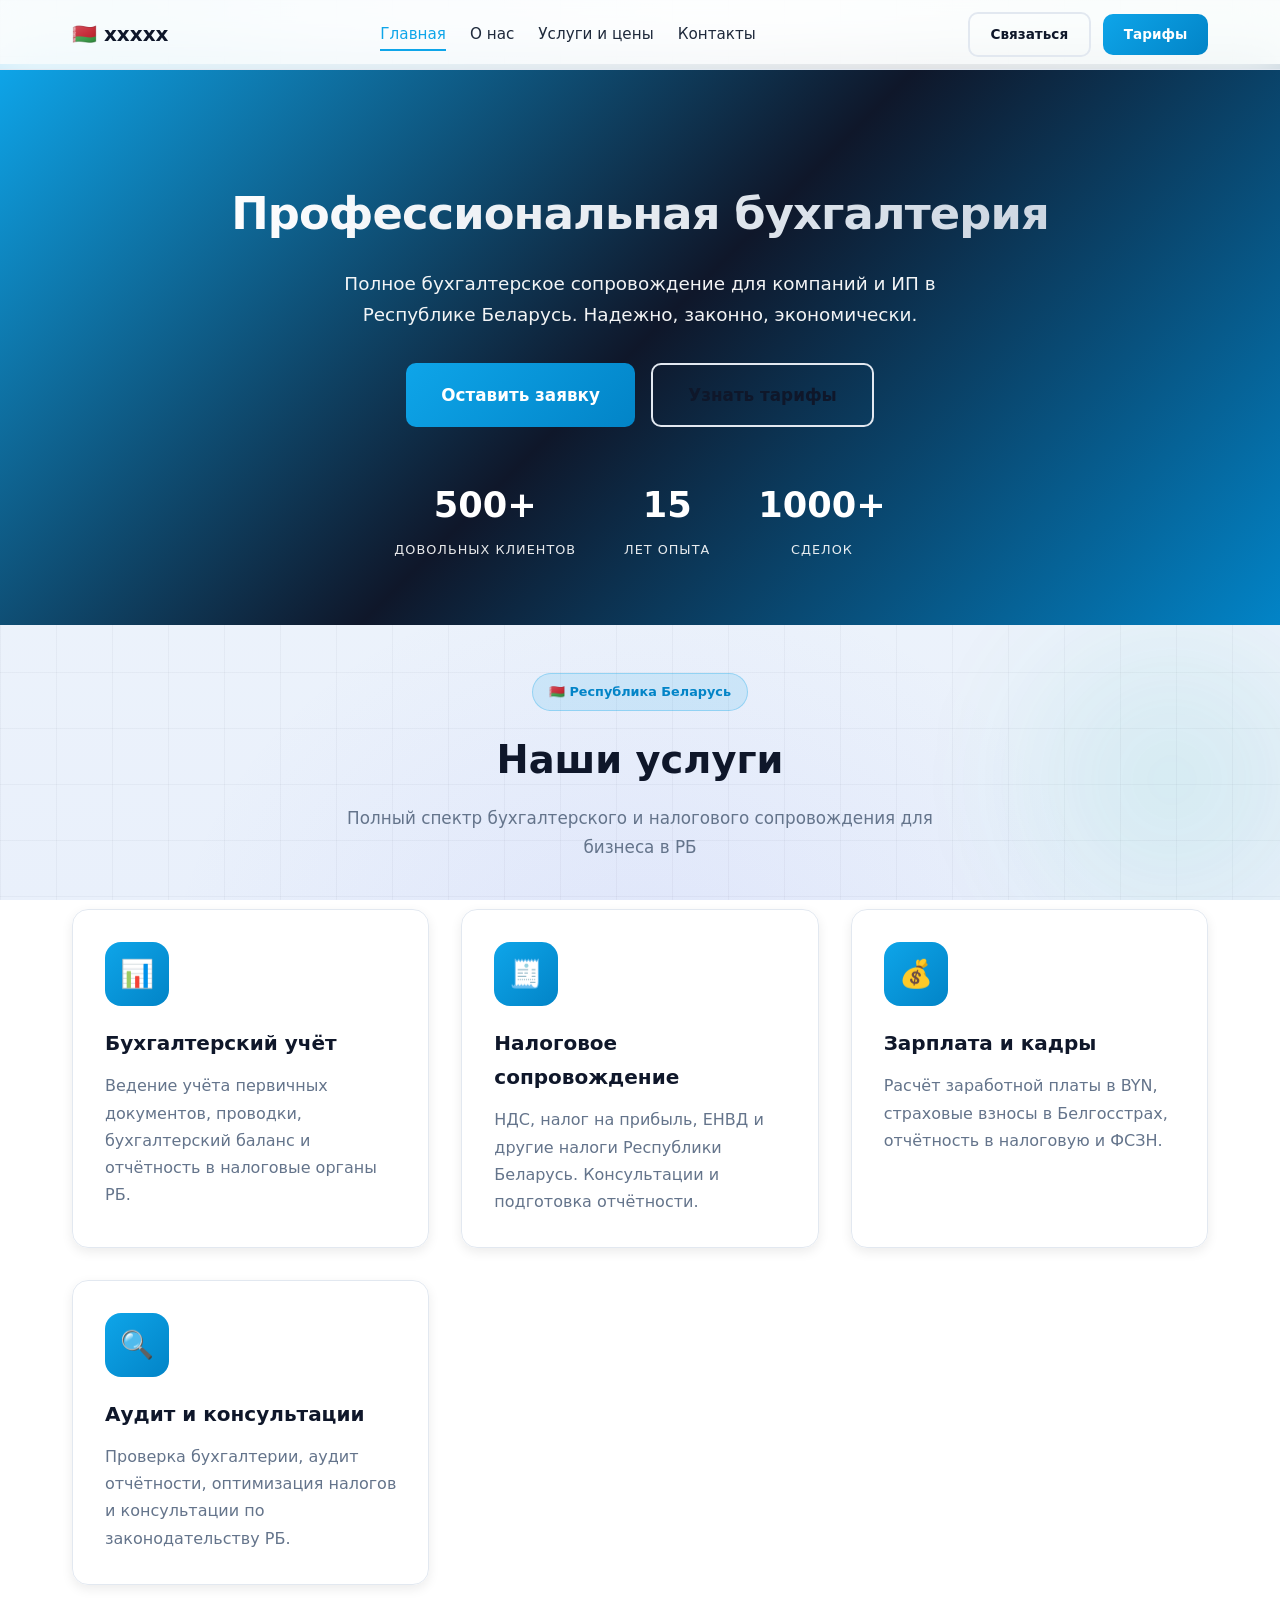
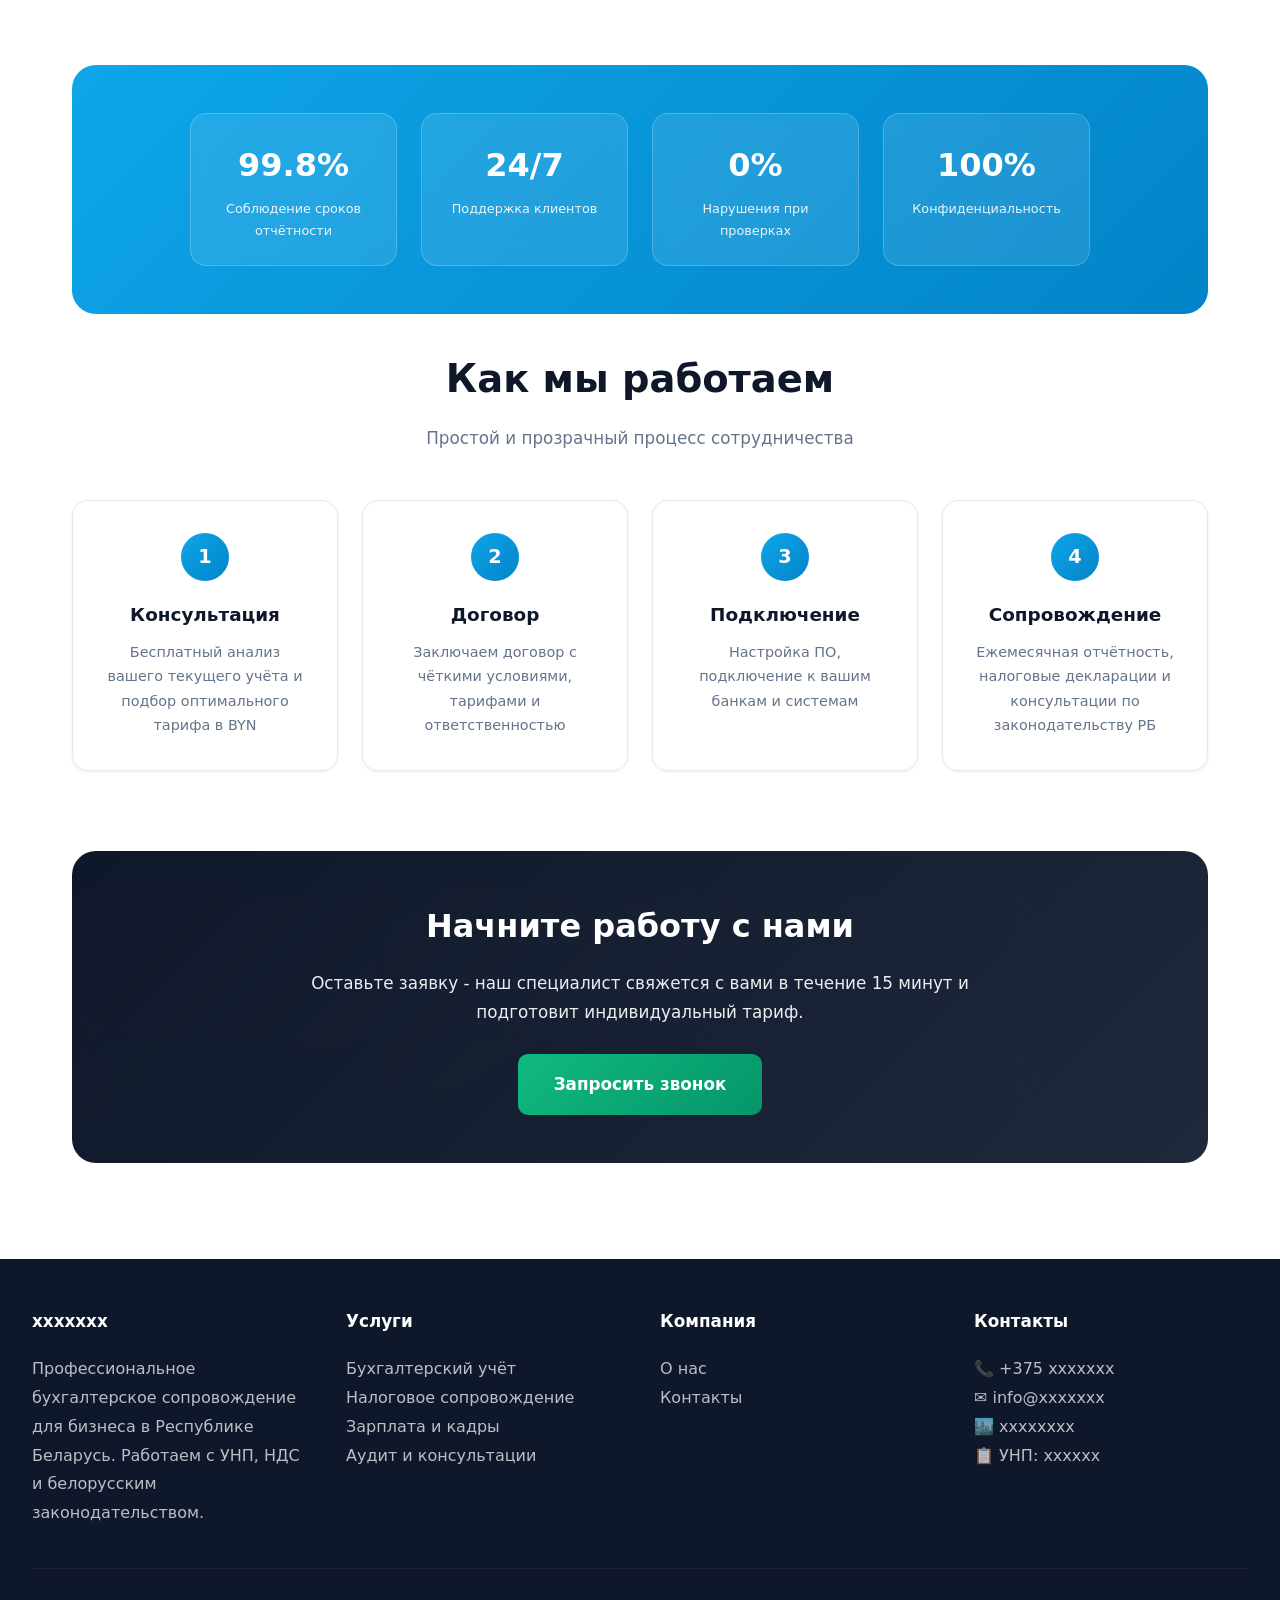
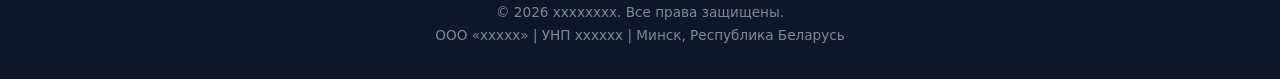
<file: index.html>
<!DOCTYPE html>
<html lang="ru">
<head>
    <meta charset="UTF-8">
    <meta name="viewport" content="width=device-width, initial-scale=1.0">
    <title>xxxxxx | Профессиональное бухгалтерское сопровождение</title>
    <meta name="description" content="Профессиональная бухгалтерия для бизнеса в Республике Беларусь. Бухгалтерский учёт, налоговое сопровождение, зарплата и кадры, аудит. Услуги для компаний и ИП.">
    <link rel="stylesheet" href="style.css">
    <script src="config.js" defer></script>
    <script src="app.js" defer></script>
</head>
<body>
    <div class="blob-wrap">
        <div class="blob blob-1"></div>
        <div class="blob blob-2"></div>
    </div>

    <div class="preloader" id="preloader">
        <div class="loader-ring"></div>
        <div class="loader-text">Загрузка…</div>
    </div>

    <div class="toast-container" id="toastContainer"></div>

    <nav class="navbar" id="navbar">
        <div class="nav-inner">
            <a href="index.html" class="nav-brand">🇧🇾 xxxxx</a>
            <ul class="nav-links" id="navLinks">
                <li><a href="index.html">Главная</a></li>
                <li><a href="about.html">О нас</a></li>
                <li><a href="services.html">Услуги и цены</a></li>
                <li><a href="contact.html">Контакты</a></li>
            </ul>
            <div class="nav-cta">
                <a href="contact.html" class="btn btn-outline-light btn-sm">Связаться</a>
                <a href="services.html" class="btn btn-primary btn-sm">Тарифы</a>
            </div>
            <button class="menu-toggle" id="menuToggle" aria-label="Меню">☰</button>
        </div>
    </nav>

    <header>
        <div class="header-wrap">
            <h1>Профессиональная бухгалтерия</h1>
            <p>Полное бухгалтерское сопровождение для компаний и ИП в Республике Беларусь. Надежно, законно, экономически.</p>
            <div class="header-actions">
                <a href="contact.html" class="btn btn-primary btn-lg">Оставить заявку</a>
                <a href="services.html" class="btn btn-outline-light btn-lg">Узнать тарифы</a>
            </div>
            <div class="header-stats">
                <div class="stat-item">
                    <div class="stat-number">500+</div>
                    <div class="stat-label">Довольных клиентов</div>
                </div>
                <div class="stat-item">
                    <div class="stat-number">15</div>
                    <div class="stat-label">Лет опыта</div>
                </div>
                <div class="stat-item">
                    <div class="stat-number">1000+</div>
                    <div class="stat-label">Сделок</div>
                </div>
            </div>
        </div>
    </header>

    <main>
        <section class="section reveal">
            <div class="section-header">
                <span class="badge">🇧🇾 Республика Беларусь</span>
                <h2>Наши услуги</h2>
                <p>Полный спектр бухгалтерского и налогового сопровождения для бизнеса в РБ</p>
            </div>

            <div class="services-grid">
                <div class="service-card reveal">
                    <div class="service-icon">📊</div>
                    <h3>Бухгалтерский учёт</h3>
                    <p>Ведение учёта первичных документов, проводки, бухгалтерский баланс и отчётность в налоговые органы РБ.</p>
                </div>
                <div class="service-card reveal">
                    <div class="service-icon">🧾</div>
                    <h3>Налоговое сопровождение</h3>
                    <p>НДС, налог на прибыль, ЕНВД и другие налоги Республики Беларусь. Консультации и подготовка отчётности.</p>
                </div>
                <div class="service-card reveal">
                    <div class="service-icon">💰</div>
                    <h3>Зарплата и кадры</h3>
                    <p>Расчёт заработной платы в BYN, страховые взносы в Белгосстрах, отчётность в налоговую и ФСЗН.</p>
                </div>
                <div class="service-card reveal">
                    <div class="service-icon">🔍</div>
                    <h3>Аудит и консультации</h3>
                    <p>Проверка бухгалтерии, аудит отчётности, оптимизация налогов и консультации по законодательству РБ.</p>
                </div>
            </div>
        </section>

        <section class="stats-section reveal">
            <div class="stats-grid">
                <div class="stat-box">
                    <h3>99.8%</h3>
                    <p>Соблюдение сроков отчётности</p>
                </div>
                <div class="stat-box">
                    <h3>24/7</h3>
                    <p>Поддержка клиентов</p>
                </div>
                <div class="stat-box">
                    <h3>0%</h3>
                    <p>Нарушения при проверках</p>
                </div>
                <div class="stat-box">
                    <h3>100%</h3>
                    <p>Конфиденциальность</p>
                </div>
            </div>
        </section>

        <section class="section reveal">
            <div class="section-header">
                <h2>Как мы работаем</h2>
                <p>Простой и прозрачный процесс сотрудничества</p>
            </div>

            <div class="steps-grid">
                <div class="step-card reveal">
                    <div class="step-number">1</div>
                    <h3>Консультация</h3>
                    <p>Бесплатный анализ вашего текущего учёта и подбор оптимального тарифа в BYN</p>
                </div>
                <div class="step-card reveal">
                    <div class="step-number">2</div>
                    <h3>Договор</h3>
                    <p>Заключаем договор с чёткими условиями, тарифами и ответственностью</p>
                </div>
                <div class="step-card reveal">
                    <div class="step-number">3</div>
                    <h3>Подключение</h3>
                    <p>Настройка ПО, подключение к вашим банкам и системам</p>
                </div>
                <div class="step-card reveal">
                    <div class="step-number">4</div>
                    <h3>Сопровождение</h3>
                    <p>Ежемесячная отчётность, налоговые декларации и консультации по законодательству РБ</p>
                </div>
            </div>
        </section>

        <section class="cta-section reveal">
            <div class="cta-card">
                <div class="cta-wrap">
                    <h2>Начните работу с нами</h2>
                    <p>Оставьте заявку - наш специалист свяжется с вами в течение 15 минут и подготовит индивидуальный тариф.</p>
                    <a href="contact.html" class="btn btn-accent btn-lg">Запросить звонок</a>
                </div>
            </div>
        </section>
    </main>

    <footer>
        <div class="footer-grid">
            <div class="footer-col">
                <h4>xxxxxxx</h4>
                <p>Профессиональное бухгалтерское сопровождение для бизнеса в Республике Беларусь. Работаем с УНП, НДС и белорусским законодательством.</p>
            </div>
            <div class="footer-col">
                <h4>Услуги</h4>
                <ul>
                    <li><a href="services.html">Бухгалтерский учёт</a></li>
                    <li><a href="services.html">Налоговое сопровождение</a></li>
                    <li><a href="services.html">Зарплата и кадры</a></li>
                    <li><a href="services.html">Аудит и консультации</a></li>
                </ul>
            </div>
            <div class="footer-col">
                <h4>Компания</h4>
                <ul>
                    <li><a href="about.html">О нас</a></li>
                    <li><a href="contact.html">Контакты</a></li>
                </ul>
            </div>
            <div class="footer-col">
                <h4>Контакты</h4>
                <ul>
                    <li>📞 <a href="tel:+375xxxxxxxx">+375 xxxxxxx</a></li>
                    <li>✉️ <a href="mailto:info@xxxxxx">info@xxxxxxx</a></li>
                    <li>🏙️ xxxxxxxx</li>
                    <li>📋 УНП: xxxxxx</li>
                </ul>
            </div>
        </div>
        <div class="footer-divider">
            © 2026 xxxxxxxx. Все права защищены.<br>
            ООО «xxxxx» | УНП xxxxxx | Минск, Республика Беларусь
        </div>
    </footer>

    <a href="#" class="back-to-top" id="backToTop">↑</a>
</body>
</html>
</file>
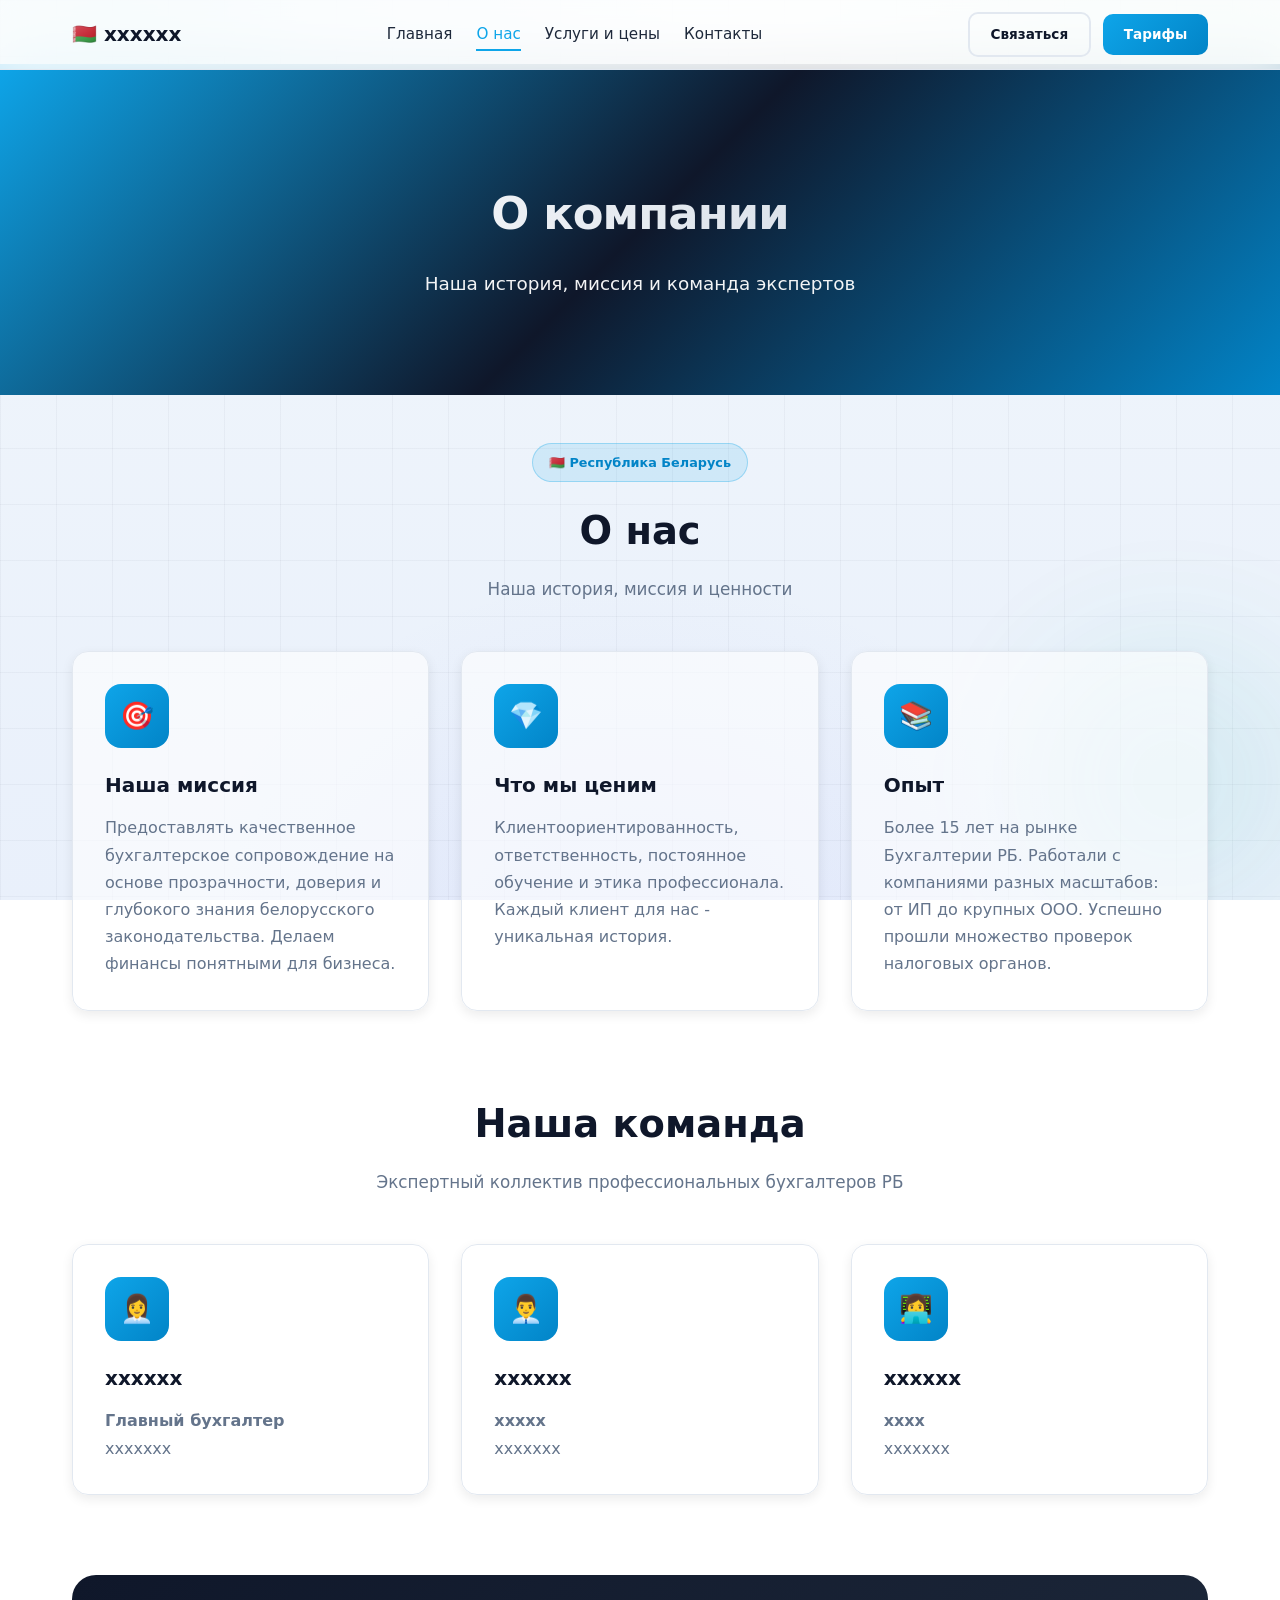
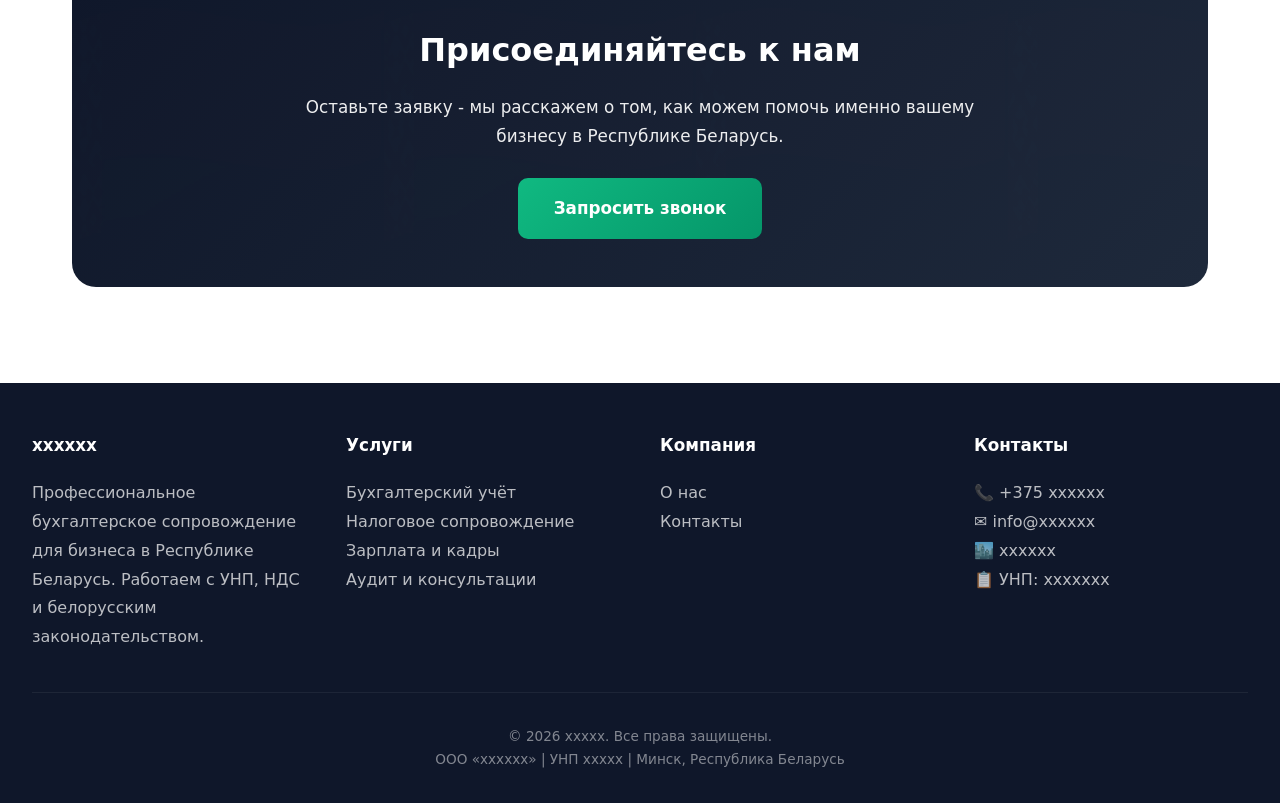
<file: about.html>
<!DOCTYPE html>
<html lang="ru">
<head>
    <meta charset="UTF-8">
    <meta name="viewport" content="width=device-width, initial-scale=1.0">
    <title>О нас | xxxxxx</title>
    <meta name="description" content="О компании xxxxxx. Наша история, миссия, команда и ценности. Профессиональное бухгалтерское сопровождение в РБ.">
    <link rel="stylesheet" href="style.css">
    <script src="config.js" defer></script>
    <script src="app.js" defer></script>
</head>
<body>
    <div class="blob-wrap">
        <div class="blob blob-1"></div>
        <div class="blob blob-2"></div>
    </div>

    <div class="preloader" id="preloader">
        <div class="loader-ring"></div>
        <div class="loader-text">Загрузка…</div>
    </div>

    <div class="toast-container" id="toastContainer"></div>

    <nav class="navbar" id="navbar">
        <div class="nav-inner">
            <a href="index.html" class="nav-brand">🇧🇾 xxxxxx</a>
            <ul class="nav-links" id="navLinks">
                <li><a href="index.html">Главная</a></li>
                <li><a href="about.html">О нас</a></li>
                <li><a href="services.html">Услуги и цены</a></li>
                <li><a href="contact.html">Контакты</a></li>
            </ul>
            <div class="nav-cta">
                <a href="contact.html" class="btn btn-outline-light btn-sm">Связаться</a>
                <a href="services.html" class="btn btn-primary btn-sm">Тарифы</a>
            </div>
            <button class="menu-toggle" id="menuToggle" aria-label="Меню">☰</button>
        </div>
    </nav>

    <header>
        <div class="header-wrap">
            <h1>О компании</h1>
            <p>Наша история, миссия и команда экспертов</p>
        </div>
    </header>

    <main>
        <section class="section reveal">
            <div class="section-header">
                <span class="badge">🇧🇾 Республика Беларусь</span>
                <h2>О нас</h2>
                <p>Наша история, миссия и ценности</p>
            </div>

            <div class="services-grid">
                <div class="service-card reveal">
                    <div class="service-icon">🎯</div>
                    <h3>Наша миссия</h3>
                    <p>Предоставлять качественное бухгалтерское сопровождение на основе прозрачности, доверия и глубокого знания белорусского законодательства. Делаем финансы понятными для бизнеса.</p>
                </div>
                <div class="service-card reveal">
                    <div class="service-icon">💎</div>
                    <h3>Что мы ценим</h3>
                    <p>Клиентоориентированность, ответственность, постоянное обучение и этика профессионала. Каждый клиент для нас - уникальная история.</p>
                </div>
                <div class="service-card reveal">
                    <div class="service-icon">📚</div>
                    <h3>Опыт</h3>
                    <p>Более 15 лет на рынке Бухгалтерии РБ. Работали с компаниями разных масштабов: от ИП до крупных ООО. Успешно прошли множество проверок налоговых органов.</p>
                </div>
            </div>
        </section>

        <section class="section reveal">
            <div class="section-header">
                <h2>Наша команда</h2>
                <p>Экспертный коллектив профессиональных бухгалтеров РБ</p>
            </div>

            <div class="services-grid">
                <div class="service-card reveal">
                    <div class="service-icon">👩‍💼</div>
                    <h3>xxxxxx</h3>
                    <p><strong>Главный бухгалтер</strong><br>xxxxxxx</p>
                </div>
                <div class="service-card reveal">
                    <div class="service-icon">👨‍💼</div>
                    <h3>xxxxxx</h3>
                    <p><strong>xxxxx</strong><br>xxxxxxx</p>
                </div>
                <div class="service-card reveal">
                    <div class="service-icon">👩‍💻</div>
                    <h3>xxxxxx</h3>
                    <p><strong>xxxx</strong><br>xxxxxxx</p>
                </div>
            </div>
        </section>

        <section class="cta-section reveal">
            <div class="cta-card">
                <div class="cta-wrap">
                    <h2>Присоединяйтесь к нам</h2>
                    <p>Оставьте заявку - мы расскажем о том, как можем помочь именно вашему бизнесу в Республике Беларусь.</p>
                    <a href="contact.html" class="btn btn-accent btn-lg">Запросить звонок</a>
                </div>
            </div>
        </section>
    </main>

    <footer>
        <div class="footer-grid">
            <div class="footer-col">
                <h4>xxxxxx</h4>
                <p>Профессиональное бухгалтерское сопровождение для бизнеса в Республике Беларусь. Работаем с УНП, НДС и белорусским законодательством.</p>
            </div>
            <div class="footer-col">
                <h4>Услуги</h4>
                <ul>
                    <li><a href="services.html">Бухгалтерский учёт</a></li>
                    <li><a href="services.html">Налоговое сопровождение</a></li>
                    <li><a href="services.html">Зарплата и кадры</a></li>
                    <li><a href="services.html">Аудит и консультации</a></li>
                </ul>
            </div>
            <div class="footer-col">
                <h4>Компания</h4>
                <ul>
                    <li><a href="about.html">О нас</a></li>
                    <li><a href="contact.html">Контакты</a></li>
                </ul>
            </div>
            <div class="footer-col">
                <h4>Контакты</h4>
                <ul>
                    <li>📞 <a href="tel:+375xxxxxxx">+375 xxxxxx</a></li>
                    <li>✉️ <a href="mailto:info@xxxxxx">info@xxxxxx</a></li>
                    <li>🏙️ xxxxxx</li>
                    <li>📋 УНП: xxxxxxx</li>
                </ul>
            </div>
        </div>
        <div class="footer-divider">
            © 2026 xxxxx. Все права защищены.<br>
            ООО «xxxxxx» | УНП xxxxx | Минск, Республика Беларусь
        </div>
    </footer>

    <a href="#" class="back-to-top" id="backToTop">↑</a>
</body>
</html>
</file>
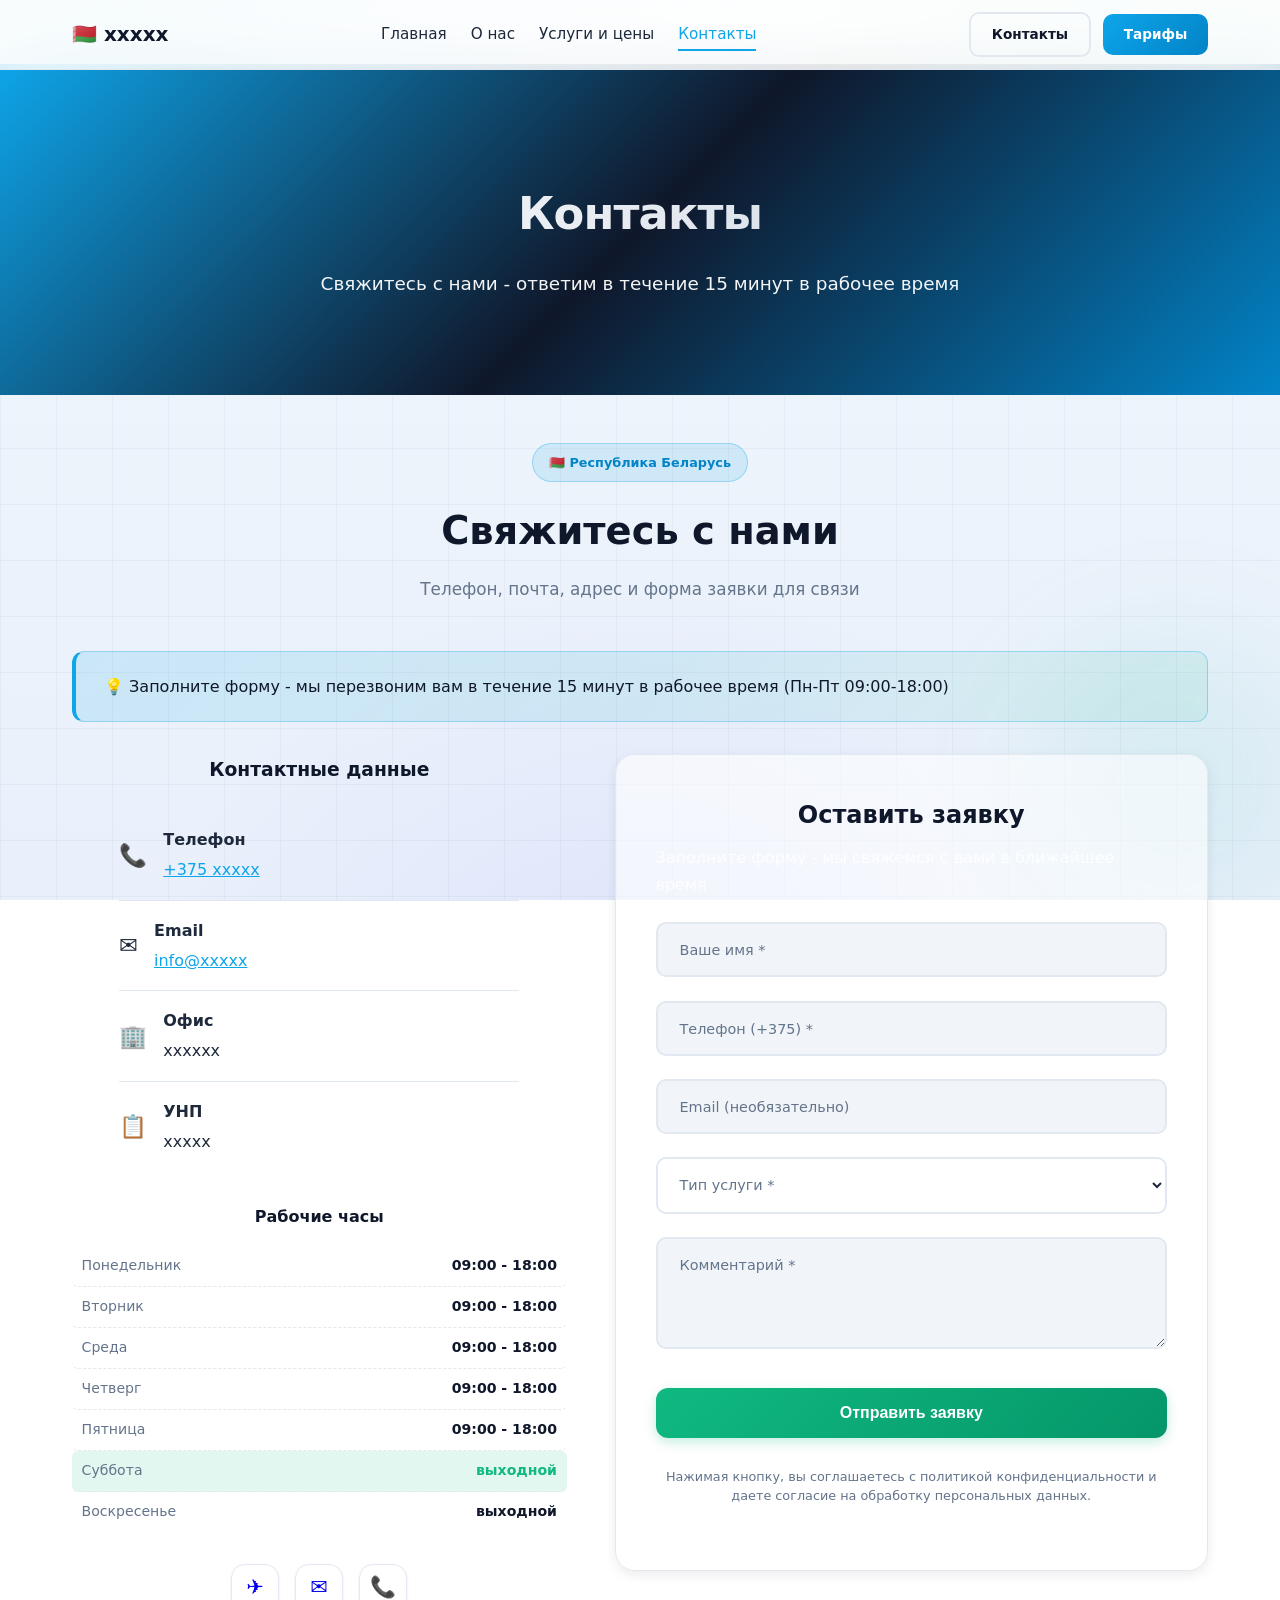
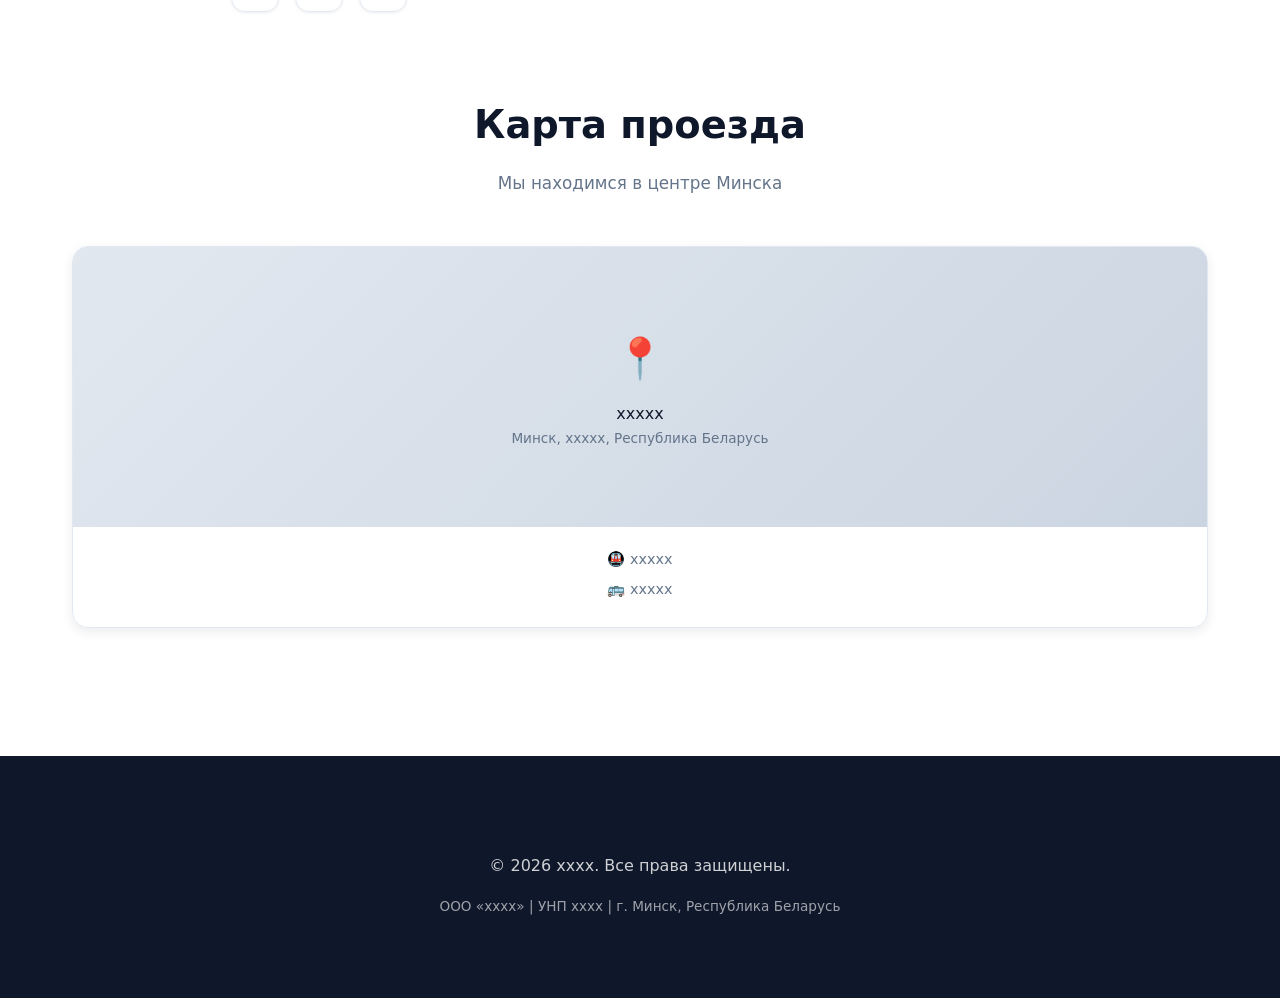
<file: contact.html>
<!DOCTYPE html>
<html lang="ru">
<head>
    <meta charset="UTF-8">
    <meta name="viewport" content="width=device-width, initial-scale=1.0">
    <title>Контакты | xxxxxx</title>
    <meta name="description" content="Контакты бухгалтерии в Минске. Телефон +375, email, адрес. Оставьте заявку на бухгалтерское сопровождение в РБ.">
    <link rel="stylesheet" href="style.css">
    <script src="config.js" defer></script>
    <script src="app.js" defer></script>
</head>
<body>
    <div class="blob-wrap">
        <div class="blob blob-1"></div>
        <div class="blob blob-2"></div>
    </div>

    <div class="preloader" id="preloader">
        <div class="loader-ring"></div>
        <div class="loader-text">Загрузка…</div>
    </div>

    <div class="toast-container" id="toastContainer"></div>

    <nav class="navbar" id="navbar">
        <div class="nav-inner">
            <a href="index.html" class="nav-brand">🇧🇾 xxxxx</a>
            <ul class="nav-links" id="navLinks">
                <li><a href="index.html">Главная</a></li>
                <li><a href="about.html">О нас</a></li>
                <li><a href="services.html">Услуги и цены</a></li>
                <li><a href="contact.html" class="active">Контакты</a></li>
            </ul>
            <div class="nav-cta">
                <a href="contact.html" class="btn btn-outline-light btn-sm">Контакты</a>
                <a href="services.html" class="btn btn-primary btn-sm">Тарифы</a>
            </div>
            <button class="menu-toggle" id="menuToggle" aria-label="Меню">☰</button>
        </div>
    </nav>

    <header>
        <div class="header-wrap">
            <h1>Контакты</h1>
            <p>Свяжитесь с нами - ответим в течение 15 минут в рабочее время</p>
        </div>
    </header>

    <main>
        <section class="section reveal">
            <div class="section-header">
                <span class="badge">🇧🇾 Республика Беларусь</span>
                <h2>Свяжитесь с нами</h2>
                <p>Телефон, почта, адрес и форма заявки для связи</p>
            </div>

            <div class="info-box">
                💡 Заполните форму - мы перезвоним вам в течение 15 минут в рабочее время (Пн-Пт 09:00-18:00)
            </div>

            <div class="contact-grid">
                <div class="contact-info">
                    <h3 style="margin-bottom: 1.5rem; color: var(--secondary);">Контактные данные</h3>
                    <ul style="list-style: none; max-width: 400px; margin: 0 auto;">
                        <li style="padding: 1rem 0; border-bottom: 1px solid var(--border); display: flex; align-items: center; gap: 1rem;">
                            <span style="font-size: 1.4rem;">📞</span>
                            <div style="text-align: left;">
                                <div style="font-weight: 600; margin-bottom: .2rem;">Телефон</div>
                                <a href="tel:+375xxxxx" style="color: var(--primary); font-weight: 500;">+375 xxxxx</a>
                            </div>
                        </li>
                        <li style="padding: 1rem 0; border-bottom: 1px solid var(--border); display: flex; align-items: center; gap: 1rem;">
                            <span style="font-size: 1.4rem;">✉️</span>
                            <div style="text-align: left;">
                                <div style="font-weight: 600; margin-bottom: .2rem;">Email</div>
                                <a href="mailto:info@xxxxx" style="color: var(--primary); font-weight: 500;">info@xxxxx</a>
                            </div>
                        </li>
                        <li style="padding: 1rem 0; border-bottom: 1px solid var(--border); display: flex; align-items: center; gap: 1rem;">
                            <span style="font-size: 1.4rem;">🏢</span>
                            <div style="text-align: left;">
                                <div style="font-weight: 600; margin-bottom: .2rem;">Офис</div>
                                <p>xxxxxx</p>
                            </div>
                        </li>
                        <li style="padding: 1rem 0; display: flex; align-items: center; gap: 1rem;">
                            <span style="font-size: 1.4rem;">📋</span>
                            <div style="text-align: left;">
                                <div style="font-weight: 600; margin-bottom: .2rem;">УНП</div>
                                <p>xxxxx</p>
                            </div>
                        </li>
                    </ul>

                    <div style="margin-top: 2rem; text-align: center;">
                        <h4 style="margin-bottom: 1rem; color: var(--secondary); font-size: 1rem;">Рабочие часы</h4>
                        <div class="hours-list" id="hoursList"></div>
                    </div>

                    <div class="social-row" style="margin-top: 2rem;">
                        <a href="https://t.me/xxxxx" class="social-btn" onclick="showToast('xxxxxx'); return false;">✈️</a>
                        <a href="mailto:info@xxxx" class="social-btn">✉️</a>
                        <a href="tel:+375xxxxx" class="social-btn">📞</a>
                    </div>
                </div>

                <div class="contact-section">
                    <h2>Оставить заявку</h2>
                    <p style="text-align: left; margin-bottom: 1.5rem; color: rgba(255,255,255,.8);">Заполните форму - мы свяжемся с вами в ближайшее время</p>
                    <form class="contact-form" id="contactForm" role="contact">
                        <div class="input-group">
                            <input type="text" id="name" name="name" placeholder=" " required>
                            <label for="name">Ваше имя *</label>
                        </div>

                        <div class="input-group">
                            <input type="tel" id="phone" name="phone" placeholder=" " required>
                            <label for="phone">Телефон (+375) *</label>
                        </div>

                        <div class="input-group">
                            <input type="email" id="email" name="email" placeholder=" ">
                            <label for="email">Email (необязательно)</label>
                        </div>

                        <div class="input-group">
                            <select id="service" name="service" required>
                                <option value="" disabled selected></option>
                                <option value="ip">Бухгалтерия для ИП</option>
                                <option value="ooo">Бухгалтерия для ООО</option>
                                <option value="fl">Для физического лица</option>
                                <option value="audit">Аудит и проверка</option>
                                <option value="consult">Консультация</option>
                            </select>
                            <label for="service">Тип услуги *</label>
                        </div>

                        <div class="input-group">
                            <textarea id="message" name="message" placeholder=" " rows="4" required></textarea>
                            <label for="message">Комментарий *</label>
                        </div>

                        <button type="submit" class="submit-btn">Отправить заявку</button>
                        <p class="form-note">Нажимая кнопку, вы соглашаетесь с политикой конфиденциальности и даете согласие на обработку персональных данных.</p>
                    </form>
                </div>
            </div>
        </section>

        <section class="section reveal">
            <div class="section-header">
                <h2>Карта проезда</h2>
                <p>Мы находимся в центре Минска</p>
            </div>

            <div class="map-card">
                <div class="map-embed">
                    <div class="map-pin">
                        <div class="pin-icon">📍</div>
                        <p>xxxxx</p>
                        <p style="font-weight: 400; font-size: .85rem; color: var(--text-light);">Минск, xxxxx, Республика Беларусь</p>
                    </div>
                </div>
                <div class="map-info">
                    <p>🚇 xxxxx</p>
                    <p>🚌 xxxxx</p>
                </div>
            </div>
        </section>
    </main>

    <footer>
        <div style="max-width: 900px; margin: 0 auto; padding: 3rem 2rem; text-align: center;">
            <p style="color: rgba(255,255,255,0.8); margin-bottom: 1rem;">© 2026 xxxx. Все права защищены.</p>
            <p style="color: rgba(255,255,255,0.6); font-size: 0.85rem;">ООО «xxxx» | УНП xxxx | г. Минск, Республика Беларусь</p>
        </div>
    </footer>

    <a href="#" class="back-to-top" id="backToTop">↑</a>

    <!-- Inline styles needed by contact page -->
    <style>
        .input-group { position: relative; margin-bottom: 1.2rem; }
        .input-group input, .input-group textarea, .input-group select {
            width: 100%; padding: 1rem 1.25rem; border: 2px solid var(--border); border-radius: 10px;
            font-size: 1rem; transition: var(--transition); background: var(--bg); color: var(--text); font-family: inherit;
        }
        .input-group select { background: var(--card); }
        .input-group input:focus, .input-group textarea:focus, .input-group select:focus {
            outline: none; border-color: var(--primary); box-shadow: 0 0 0 4px rgba(14,165,233,.1);
        }
        .input-group label {
            position: absolute; left: 1.25rem; top: 1rem; color: var(--text-light); font-size: .9rem;
            pointer-events: none; transition: var(--transition); background: transparent; padding: 0 4px;
        }
        .input-group input:focus ~ label,
        .input-group input:not(:placeholder-shown) ~ label,
        .input-group textarea:focus ~ label,
        .input-group textarea:not(:placeholder-shown) ~ label {
            top: -.75rem; left: .75rem; font-size: .75rem; color: var(--primary);
            background: var(--card); padding: 0 4px; border-radius: 4px;
        }
        .input-group.invalid input, .input-group.invalid textarea { border-color: var(--danger); }
        .error-msg { color: var(--danger); font-size: .78rem; margin-top: .3rem; display: none; }
        .input-group.invalid .error-msg { display: block; }
        .submit-btn {
            background: linear-gradient(135deg, var(--accent), #059669); color: #fff; padding: 1rem 2rem;
            border: none; border-radius: 12px; font-size: 1rem; font-weight: 600; cursor: pointer;
            transition: var(--transition); width: 100%; margin-top: .5rem;
            box-shadow: 0 4px 12px rgba(16,185,129,.25);
        }
        .submit-btn::before { content: ''; position: absolute; inset: 0; background: linear-gradient(90deg, transparent, rgba(255,255,255,.3), transparent); transform: translateX(-100%); transition: transform .5s ease; border-radius: 12px; }
        .submit-btn:hover::before { transform: translateX(100%); }
        .submit-btn:hover { transform: translateY(-2px); box-shadow: 0 6px 16px rgba(16,185,129,.35); }
        .submit-btn:disabled { opacity: .7; cursor: not-allowed; transform: none; }
        .form-note { font-size: .8rem; color: var(--text-light); text-align: center; margin-top: 1.5rem; line-height: 1.5; }
        .contact-grid { display: grid; grid-template-columns: 1fr 1.2fr; gap: 3rem; align-items: start; }
        .contact-section h2 { color: var(--secondary); margin-bottom: .5rem; }
        .contact-section p { color: var(--text-light); margin-bottom: 1.5rem; }
        .social-row { display: flex; gap: 1rem; justify-content: center; margin-top: 1.5rem; }
        .social-btn { width: 48px; height: 48px; border-radius: 14px; background: var(--card); border: 1px solid var(--border); display: grid; place-items: center; font-size: 1.3rem; text-decoration: none; transition: var(--transition); box-shadow: var(--shadow-sm); }
        .social-btn:hover { transform: translateY(-4px) scale(1.08); box-shadow: var(--shadow-md); border-color: var(--primary); }
        .map-card { background: var(--card); border-radius: 16px; overflow: hidden; box-shadow: var(--shadow-md); border: 1px solid var(--border); }
        .map-embed { height: 280px; background: linear-gradient(135deg, #e2e8f0, #cbd5e1); display: grid; place-items: center; position: relative; }
        .map-pin { text-align: center; color: var(--secondary); animation: bounce 2s ease-in-out infinite; }
        @keyframes bounce { 0%,100% { transform: translateY(0); } 50% { transform: translateY(-12px); } }
        .pin-icon { font-size: 2.5rem; margin-bottom: .5rem; }
        .map-info { padding: 1.25rem; text-align: center; }
        .map-info p { color: var(--text-light); font-size: .9rem; margin-bottom: .35rem; }
        @media (max-width: 768px) {
            .contact-grid { grid-template-columns: 1fr; }
            header { padding: 5rem 2rem 3rem; margin-top: 58px; }
            header h1 { font-size: 2.2rem; }
        }
    </style>
</body>
</html>
</file>
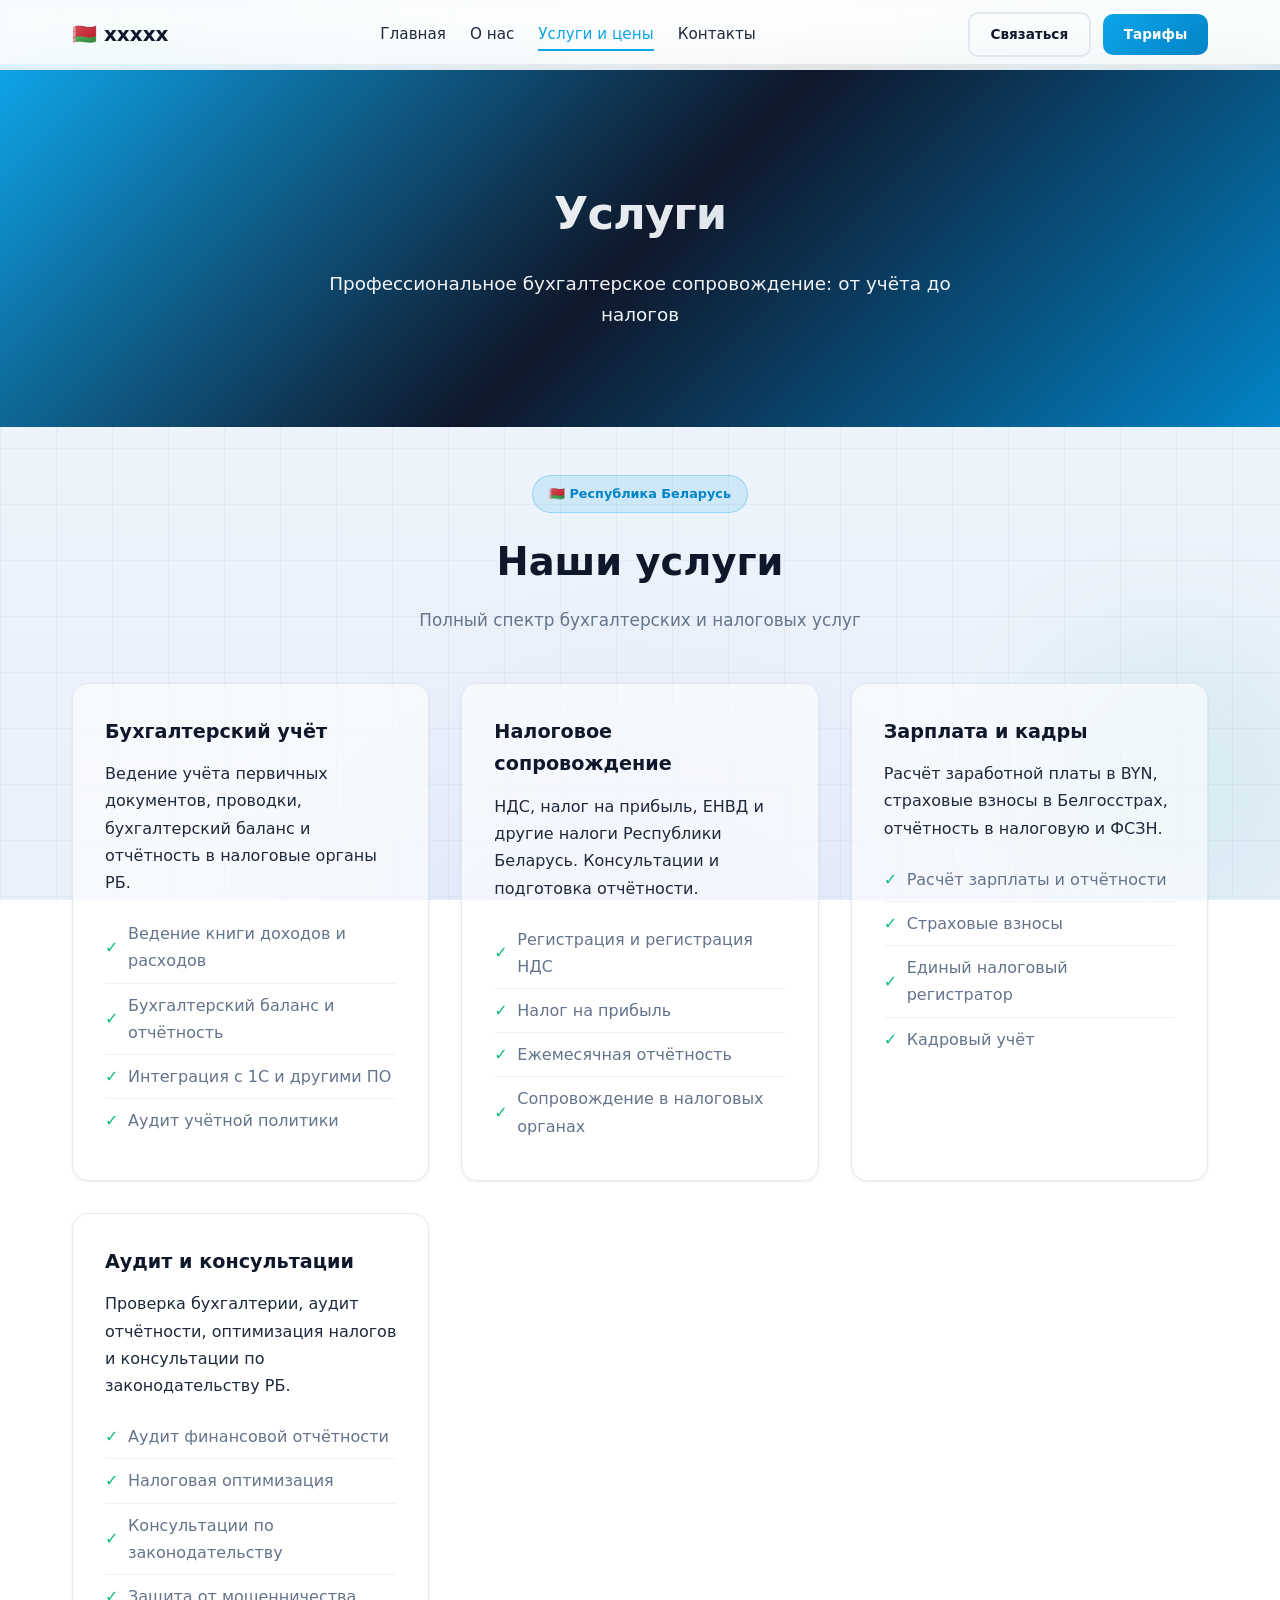
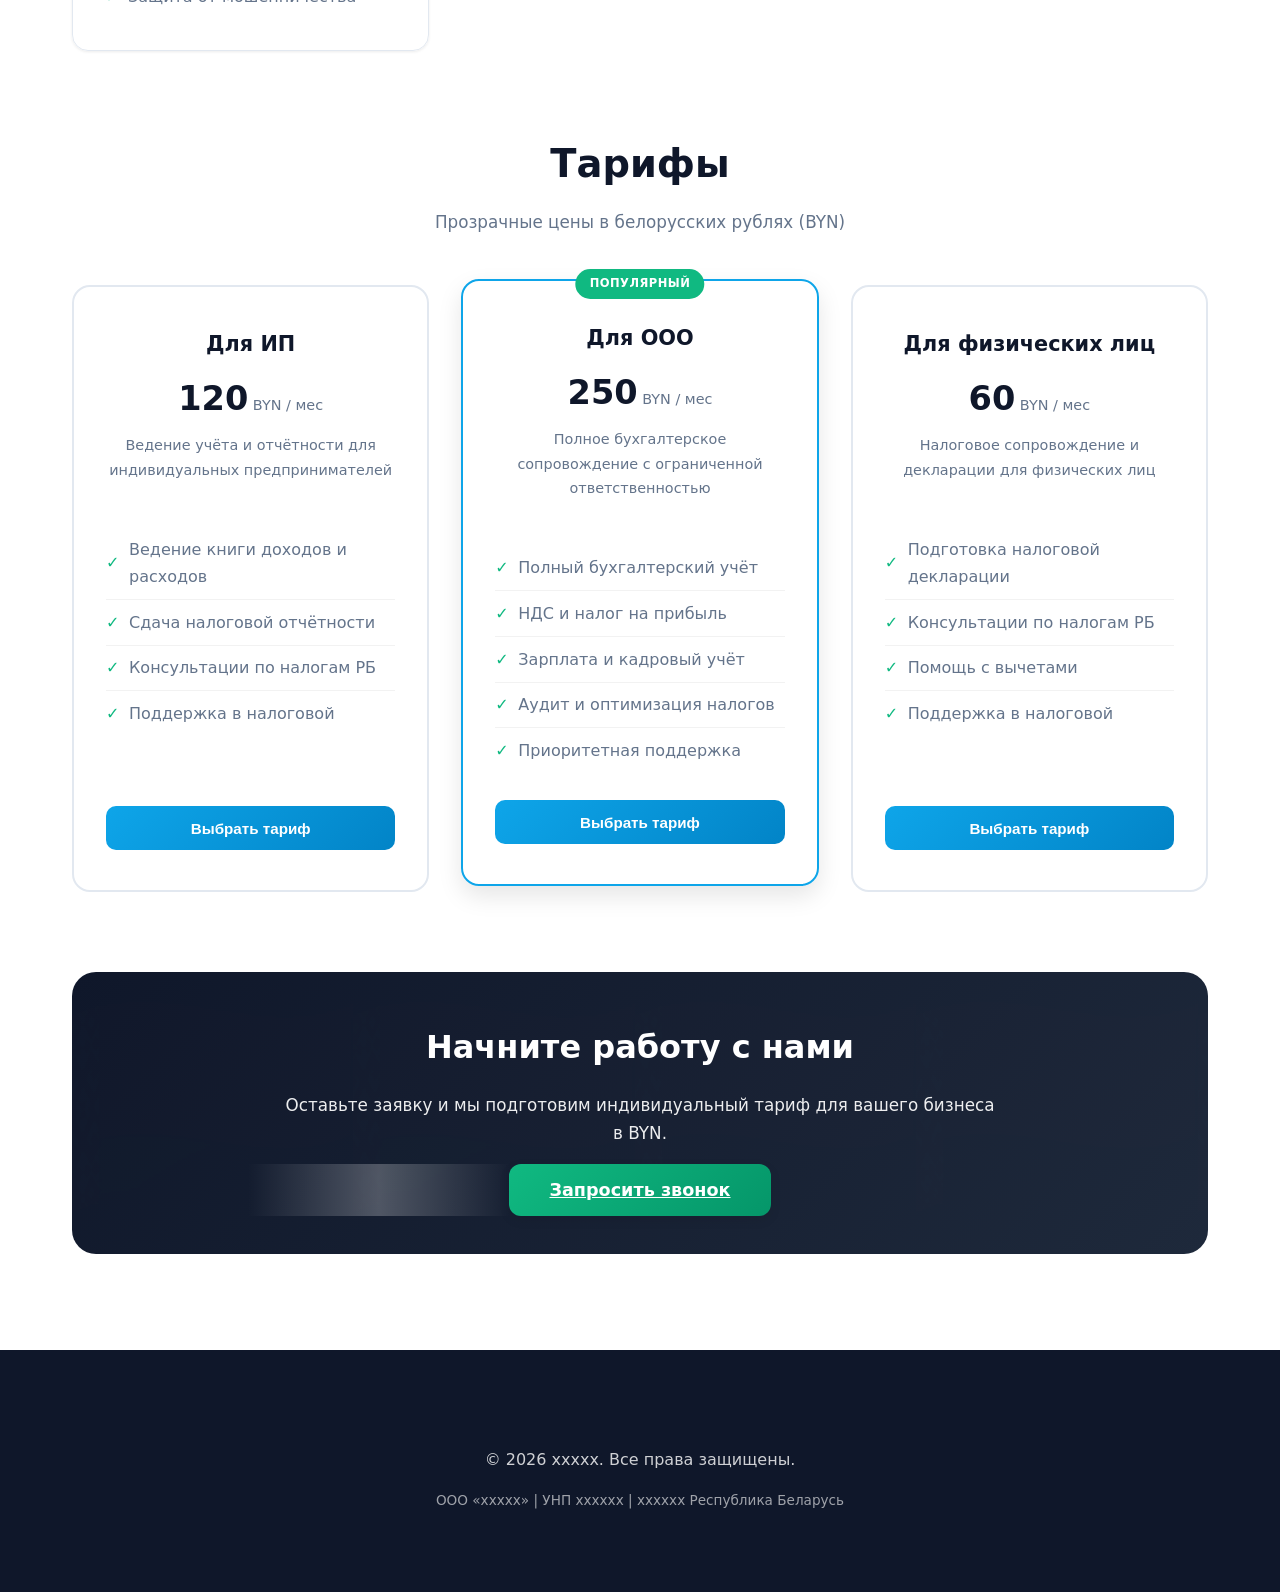
<file: services.html>
<!DOCTYPE html>
<html lang="ru">
<head>
    <meta charset="UTF-8">
    <meta name="viewport" content="width=device-width, initial-scale=1.0">
    <title>Услуги и цены | xxxxxx</title>
    <meta name="description" content="Подробные услуги бухгалтерии в Республике Беларусь: учёт, налоги, зарплата и аудит. Тарифы от 60 BYN/мес.">
    <link rel="stylesheet" href="style.css">
    <script src="config.js" defer></script>
    <script src="app.js" defer></script>
</head>
<body>
    <div class="blob-wrap">
        <div class="blob blob-1"></div>
        <div class="blob blob-2"></div>
    </div>

    <div class="preloader" id="preloader">
        <div class="loader-ring"></div>
        <div class="loader-text">Загрузка…</div>
    </div>

    <div class="toast-container" id="toastContainer"></div>

    <nav class="navbar" id="navbar">
        <div class="nav-inner">
            <a href="index.html" class="nav-brand">🇧🇾 xxxxx</a>
            <ul class="nav-links" id="navLinks">
                <li><a href="index.html">Главная</a></li>
                <li><a href="about.html">О нас</a></li>
                <li><a href="services.html">Услуги и цены</a></li>
                <li><a href="contact.html">Контакты</a></li>
            </ul>
            <div class="nav-cta">
                <a href="contact.html" class="btn btn-outline-light btn-sm">Связаться</a>
                <a href="services.html" class="btn btn-primary btn-sm">Тарифы</a>
            </div>
            <button class="menu-toggle" id="menuToggle" aria-label="Меню">☰</button>
        </div>
    </nav>

    <header>
        <div class="header-wrap">
            <h1>Услуги</h1>
            <p>Профессиональное бухгалтерское сопровождение: от учёта до налогов</p>
        </div>
    </header>

    <main>
        <section class="section reveal">
            <div class="section-header">
                <span class="badge">🇧🇾 Республика Беларусь</span>
                <h2>Наши услуги</h2>
                <p>Полный спектр бухгалтерских и налоговых услуг</p>
            </div>

            <div class="service-detailed">
                <div class="service-detailed-card">
                    <h3>Бухгалтерский учёт</h3>
                    <p>Ведение учёта первичных документов, проводки, бухгалтерский баланс и отчётность в налоговые органы РБ.</p>
                    <ul class="service-features">
                        <li>Ведение книги доходов и расходов</li>
                        <li>Бухгалтерский баланс и отчётность</li>
                        <li>Интеграция с 1С и другими ПО</li>
                        <li>Аудит учётной политики</li>
                    </ul>
                </div>

                <div class="service-detailed-card">
                    <h3>Налоговое сопровождение</h3>
                    <p>НДС, налог на прибыль, ЕНВД и другие налоги Республики Беларусь. Консультации и подготовка отчётности.</p>
                    <ul class="service-features">
                        <li>Регистрация и регистрация НДС</li>
                        <li>Налог на прибыль</li>
                        <li>Ежемесячная отчётность</li>
                        <li>Сопровождение в налоговых органах</li>
                    </ul>
                </div>

                <div class="service-detailed-card">
                    <h3>Зарплата и кадры</h3>
                    <p>Расчёт заработной платы в BYN, страховые взносы в Белгосстрах, отчётность в налоговую и ФСЗН.</p>
                    <ul class="service-features">
                        <li>Расчёт зарплаты и отчётности</li>
                        <li>Страховые взносы</li>
                        <li>Единый налоговый регистратор</li>
                        <li>Кадровый учёт</li>
                    </ul>
                </div>

                <div class="service-detailed-card">
                    <h3>Аудит и консультации</h3>
                    <p>Проверка бухгалтерии, аудит отчётности, оптимизация налогов и консультации по законодательству РБ.</p>
                    <ul class="service-features">
                        <li>Аудит финансовой отчётности</li>
                        <li>Налоговая оптимизация</li>
                        <li>Консультации по законодательству</li>
                        <li>Защита от мошенничества</li>
                    </ul>
                </div>
            </div>
        </section>

        <section class="section">
            <div class="section-header">
                <h2>Тарифы</h2>
                <p>Прозрачные цены в белорусских рублях (BYN)</p>
            </div>

            <div class="pricing-grid">
                <div class="pricing-card">
                    <div class="pricing-header">
                        <h3>Для ИП</h3>
                        <div class="price">120<span> BYN / мес</span></div>
                        <p>Ведение учёта и отчётности для индивидуальных предпринимателей</p>
                    </div>
                    <ul class="pricing-features">
                        <li>Ведение книги доходов и расходов</li>
                        <li>Сдача налоговой отчётности</li>
                        <li>Консультации по налогам РБ</li>
                        <li>Поддержка в налоговой</li>
                    </ul>
                    <button class="btn btn-primary btn-block" data-tariff="ip" data-tariff-name="ИП">Выбрать тариф</button>
                </div>

                <div class="pricing-card featured">
                    <div class="popular-badge">Популярный</div>
                    <div class="pricing-header">
                        <h3>Для ООО</h3>
                        <div class="price">250<span> BYN / мес</span></div>
                        <p>Полное бухгалтерское сопровождение с ограниченной ответственностью</p>
                    </div>
                    <ul class="pricing-features">
                        <li>Полный бухгалтерский учёт</li>
                        <li>НДС и налог на прибыль</li>
                        <li>Зарплата и кадровый учёт</li>
                        <li>Аудит и оптимизация налогов</li>
                        <li>Приоритетная поддержка</li>
                    </ul>
                    <button class="btn btn-primary btn-block" data-tariff="ooo" data-tariff-name="ООО">Выбрать тариф</button>
                </div>

                <div class="pricing-card">
                    <div class="pricing-header">
                        <h3>Для физических лиц</h3>
                        <div class="price">60<span> BYN / мес</span></div>
                        <p>Налоговое сопровождение и декларации для физических лиц</p>
                    </div>
                    <ul class="pricing-features">
                        <li>Подготовка налоговой декларации</li>
                        <li>Консультации по налогам РБ</li>
                        <li>Помощь с вычетами</li>
                        <li>Поддержка в налоговой</li>
                    </ul>
                    <button class="btn btn-primary btn-block" data-tariff="fl" data-tariff-name="физическое лицо">Выбрать тариф</button>
                </div>
            </div>
        </section>

        <section class="cta-section">
            <div class="cta-card">
                <div class="cta-wrap">
                    <h2>Начните работу с нами</h2>
                    <p>Оставьте заявку и мы подготовим индивидуальный тариф для вашего бизнеса в BYN.</p>
                    <a href="contact.html" class="cta-btn">Запросить звонок</a>
                </div>
            </div>
        </section>
    </main>

    <footer>
        <div style="max-width: 900px; margin: 0 auto; padding: 3rem 2rem; text-align: center;">
            <p style="color: rgba(255,255,255,0.8); margin-bottom: 1rem;">© 2026 xxxxx. Все права защищены.</p>
            <p style="color: rgba(255,255,255,0.6); font-size: 0.85rem;">ООО «xxxxx» | УНП xxxxxx | xxxxxx Республика Беларусь</p>
        </div>
    </footer>

    <a href="#" class="back-to-top" id="backToTop">↑</a>
</body>
</html>
</file>
<file: style.css>
/* =========================================================
   БАЗОВЫЕ ПЕРЕМЕННЫЕ И ДИЗАЙН-СИСТЕМА
   ========================================================= */
:root {
    --primary: #0ea5e9;
    --primary-dark: #0284c7;
    --primary-light: #67e8f9;
    --primary-glow: rgba(14,165,233,.4);
    --accent: #10b981;
    --warning: #f59e0b;
    --success: #10b981;
    --danger: #ef4444;
    --secondary: #0f172a;
    --bg: #f1f5f9;
    --card: rgba(255,255,255,.60);
    --card-border: rgba(255,255,255,.4);
    --border: #e2e8f0;
    --text: #1e293b;
    --text-light: #64748b;
    --shadow-sm: 0 1px 3px rgba(0,0,0,.08);
    --shadow-md: 0 4px 12px rgba(0,0,0,.08);
    --shadow-lg: 0 10px 25px rgba(0,0,0,.1);
    --transition: all .3s cubic-bezier(.4,0,.2,1);
}

/* =========================================================
   ОСНОВЫ
   ========================================================= */
*, ::before, ::after { box-sizing: border-box; margin: 0; padding: 0; }
html { scroll-behavior: smooth; }
body {
    font-family: system-ui, -apple-system, BlinkMacSystemFont, "Segoe UI", Roboto, sans-serif;
    color: var(--text);
    line-height: 1.7;
    overflow-x: hidden;
    background-color: #eef2f7;
    background:
        radial-gradient(1100px 600px at 12% -10%, rgba(14,165,233,.12), transparent 60%),
        radial-gradient(900px 500px at 95% 5%, rgba(16,185,129,.10), transparent 55%),
        radial-gradient(800px 700px at 50% 110%, rgba(99,102,241,.08), transparent 60%),
        linear-gradient(180deg, #f8fafc 0%, #eef4fb 40%, #e9f0fb 100%);
    background-attachment: fixed;
    position: relative;
    z-index: 1;
}

/* плоткая сетка на фоне - добавляет «матовую» текстуру без перегруза */
body::before {
    content: "";
    position: fixed;
    inset: 0;
    background-image:
        linear-gradient(rgba(15,23,42,.035) 1px, transparent 1px),
        linear-gradient(90deg, rgba(15,23,42,.035) 1px, transparent 1px);
    background-size: 56px 56px;
    pointer-events: none;
    z-index: 0;
}

/* =========================================================
   ПЛАВАЮЩИЕ BLOB-ФОНОВЫЕ ЭЛЕМЕНТЫ
   ========================================================= */
.blob-wrap { position: fixed; inset: 0; pointer-events: none; overflow: hidden; z-index: 0; }
.blob {
    position: absolute;
    width: 420px;
    height: 420px;
    background: radial-gradient(circle, rgba(14,165,233,.16), rgba(16,185,129,.12), transparent 60%);
    border-radius: 50%;
    filter: blur(70px);
    animation: float 16s ease-in-out infinite;
    opacity: .75;
}
.blob-1 { top: -10%; left: -8%; animation-delay: 0s; }
.blob-2 { bottom: -10%; right: -8%; animation-delay: -8s; }
@keyframes float { 0%,100% { transform: translate(0,0) scale(1) rotate(0deg); } 50% { transform: translate(30px, -45px) scale(1.06) rotate(180deg); } }

/* =========================================================
   ПРЕЛОАДЕР
   ========================================================= */
.preloader {
    position: fixed;
    inset: 0;
    background: linear-gradient(135deg, var(--primary), var(--primary-dark));
    display: grid;
    place-items: center;
    z-index: 9999;
    transition: opacity .6s ease;
}
.preloader.hidden { opacity: 0; pointer-events: none; }
.loader-ring {
    width: 64px;
    height: 64px;
    border: 4px solid rgba(255,255,255,.18);
    border-top-color: #fff;
    border-radius: 50%;
    animation: spin 1s linear infinite;
}
@keyframes spin { to { transform: rotate(360deg); } }
.loader-text {
    margin-top: 1rem;
    color: #fff;
    font-weight: 600;
    letter-spacing: .1em;
    text-transform: uppercase;
    font-size: .85rem;
    animation: pulseText 1.6s ease-in-out infinite;
}
@keyframes pulseText { 0%,100% { opacity: .6; } 50% { opacity: 1; } }

/* =========================================================
   TOASTЫ / УВЕДОМЛЕНИЯ
   ========================================================= */
.toast-container {
    position: fixed;
    top: 30px;
    right: 30px;
    z-index: 10000;
    display: flex;
    flex-direction: column;
    gap: 12px;
}
.toast {
    background: rgba(15,23,42,.95);
    color: #fff;
    padding: 14px 22px;
    border-radius: 12px;
    box-shadow: var(--shadow-lg);
    border: 1px solid rgba(14,165,233,.5);
    font-size: 14px;
    font-weight: 500;
    transform: translateX(120%);
    opacity: 0;
    transition: all .4s cubic-bezier(.175,.885,.32,1.275);
    display: flex;
    align-items: center;
    gap: 10px;
}
.toast.show { transform: translateX(0); opacity: 1; }
.toast.success { border-color: var(--accent); }
.toast.error { border-color: var(--danger); }

/* =========================================================
   КНОПКИ (ЕДИНАЯ СИСТЕМА)
   - btn-block растягивает кнопку на 100%
   - btn-lg / btn-sm - размеры
   ========================================================= */
.btn {
    display: inline-flex;
    align-items: center;
    justify-content: center;
    gap: .35rem;
    font-weight: 600;
    text-decoration: none;
    border: none;
    cursor: pointer;
    font-size: .95rem;
    border-radius: 10px;
    padding: .8rem 1.8rem;
    min-height: 44px;
    transition: var(--transition);
    position: relative;
    outline: 2px solid transparent;
    outline-offset: 2px;
}
.btn:focus-visible { outline-offset: 3px; outline-width: 2px; }
.btn-block { width: 100%; }
.btn-lg { padding: 1rem 2.2rem; font-size: 1.05rem; min-height: 48px; }
.btn-sm { padding: .55rem 1.3rem; font-size: .85rem; min-height: 38px; }

/* Primary - синий градиент */
.btn-primary { background: linear-gradient(135deg, var(--primary), var(--primary-dark)); color: #fff; }
.btn-primary:hover {
    background: linear-gradient(135deg, var(--primary-dark), var(--secondary));
    transform: translateY(-2px) scale(1.02);
    box-shadow: 0 8px 20px rgba(14,165,233,.35);
}
.btn-primary:active { transform: scale(.98); }

/* Accent - зелёный (CTA / отправка) */
.btn-accent { background: linear-gradient(135deg, var(--accent), #059669); color: #fff; }
.btn-accent:hover {
    background: linear-gradient(135deg, #059669, #047857);
    transform: translateY(-2px) scale(1.02);
    box-shadow: 0 8px 20px rgba(16,185,129,.3);
}

/* Outline - прозрачные с рамкой */
.btn-outline {
    background: rgba(255,255,255,.15);
    color: #fff;
    border: 1.5px solid rgba(255,255,255,.35);
    backdrop-filter: blur(8px);
}
.btn-outline:hover {
    background: rgba(255,255,255,.3);
    transform: translateY(-2px) scale(1.02);
}

/* Light outline - для светлых секций */
.btn-outline-light {
    background: transparent;
    color: var(--secondary);
    border: 2px solid var(--border);
}
.btn-outline-light:hover {
    background: var(--primary);
    color: #fff;
    border-color: var(--primary);
}

/* Ghost - без рамки, только текст */
.btn-ghost {
    background: transparent;
    color: var(--primary);
    padding: .4rem .6rem;
    min-height: auto;
    font-size: .9rem;
}

/* =========================================================
   НАВИГАЦИЯ
   ========================================================= */
.navbar {
    position: fixed;
    top: 0;
    left: 0;
    right: 0;
    background: rgba(255,255,255,.8);
    backdrop-filter: blur(20px);
    border-bottom: 1px solid var(--border);
    z-index: 100;
    transition: var(--transition);
}
.navbar.scrolled { box-shadow: var(--shadow-md); }

.nav-inner {
    max-width: 1200px;
    margin: 0 auto;
    padding: .75rem 2rem;
    display: flex;
    justify-content: space-between;
    align-items: center;
}

.nav-brand {
    font-weight: 800;
    font-size: 1.25rem;
    color: var(--secondary);
    text-decoration: none;
    display: flex;
    align-items: center;
    gap: .5rem;
}
.nav-brand:hover { color: var(--primary); }

.nav-links {
    display: flex;
    gap: 1.5rem;
    list-style: none;
}
.nav-links a {
    color: var(--text);
    text-decoration: none;
    font-weight: 500;
    font-size: .95rem;
    padding: .5rem 0;
    position: relative;
    transition: var(--transition);
}
.nav-links a::after {
    content: '';
    position: absolute;
    bottom: 0;
    left: 0;
    width: 0;
    height: 2px;
    background: var(--primary);
    transition: var(--transition);
}
.nav-links a:hover { color: var(--primary); }
.nav-links a:hover::after { width: 100%; }
.nav-links a.active { color: var(--primary); }
.nav-links a.active::after { width: 100%; }

.nav-cta { display: flex; gap: .75rem; align-items: center; }

.menu-toggle { display: none; background: none; border: none; font-size: 1.6rem; cursor: pointer; color: var(--secondary); }

/* Mobile menu */
@media (max-width: 768px) {
    .nav-links {
        position: absolute;
        top: 100%;
        left: 0;
        right: 0;
        background: rgba(15,23,42,.97);
        backdrop-filter: blur(20px);
        flex-direction: column;
        padding: 1.5rem;
        gap: 0;
        border-top: 1px solid rgba(255,255,255,.1);
        display: none;
        z-index: 99;
    }
    .nav-links.active { display: flex; }
    .nav-links a { color: #fff; padding: 1rem; font-size: 1.1rem; border-bottom: 1px solid rgba(255,255,255,.1); }
    .nav-links a:hover { padding-left: 1.25rem; }
    .menu-toggle { display: block; }
}

/* =========================================================
   ШАПКА (HEADER HERO)
   ========================================================= */
header {
    background: linear-gradient(135deg, var(--primary), var(--secondary), var(--primary-dark));
    color: #fff;
    padding: 7rem 2rem 4rem;
    text-align: center;
    position: relative;
    overflow: hidden;
    margin-top: 64px;
}
header::after { content: ' '; position: absolute; top: 50%; left: 50%; transform: translate(-50%,-50%); font-size: 10rem; opacity: .08; z-index: 1; pointer-events: none; }
.header-wrap { position: relative; z-index: 2; max-width: 880px; margin: 0 auto; }
header h1 {
    font-size: 2.8rem;
    font-weight: 800;
    margin-bottom: 1rem;
    letter-spacing: -.02em;
    background: linear-gradient(to right, #fff, #cbd5e1);
    -webkit-background-clip: text;
    -webkit-text-fill-color: transparent;
    background-clip: text;
}
header p { font-size: 1.15rem; opacity: .95; max-width: 700px; margin: 0 auto 2rem; }

.header-actions { display: flex; gap: 1rem; justify-content: center; flex-wrap: wrap; }
.header-stats { display: flex; justify-content: center; gap: 3rem; margin-top: 3rem; flex-wrap: wrap; }
.stat-item { text-align: center; }
.stat-number { font-size: 2.2rem; font-weight: 800; margin-bottom: .25rem; }
.stat-label { font-size: .8rem; opacity: .9; text-transform: uppercase; letter-spacing: 1px; }

@media (max-width: 768px) {
    header { padding: 5rem 2rem 3rem; margin-top: 58px; }
    header h1 { font-size: 2.2rem; }
    .header-stats { gap: 2rem; }
    .stat-number { font-size: 1.8rem; }
}

/* =========================================================
   ОСНОВНОЙ КОНТЕНТ
   ========================================================= */
main { max-width: 1200px; margin: 0 auto; padding: 3rem 2rem; position: relative; z-index: 2; }

/* Sections */
.section { margin-bottom: 5rem; opacity: 0; transform: translateY(30px); transition: opacity .8s ease, transform .8s ease; }
.section.visible { opacity: 1; transform: translateY(0); }
.section:nth-child(2) { transition-delay: .1s; }
.section:nth-child(3) { transition-delay: .2s; }
.section:nth-child(4) { transition-delay: .3s; }
.section:nth-child(5) { transition-delay: .4s; }

.section-header { text-align: center; margin-bottom: 3rem; }
.section-header h2 { font-size: 2.4rem; margin-bottom: .75rem; color: var(--secondary); font-weight: 800; }
.section-header p { color: var(--text-light); font-size: 1.05rem; max-width: 660px; margin: 0 auto; }

.badge {
    display: inline-flex;
    align-items: center;
    gap: .3rem;
    background: rgba(14,165,233,.13);
    color: var(--primary-dark);
    padding: .45rem 1rem;
    border-radius: 50px;
    font-size: .8rem;
    font-weight: 700;
    margin-bottom: 1rem;
    border: 1px solid rgba(14,165,233,.3);
    animation: badgePulse 3.2s ease-in-out infinite;
}
@keyframes badgePulse { 0%,100% { box-shadow: 0 0 0 rgba(14,165,233,.45); } 50% { box-shadow: 0 0 16px rgba(14,165,233,.55); } }

/* Services grid (index) */
.services-grid { display: grid; grid-template-columns: repeat(auto-fit, minmax(280px, 1fr)); gap: 2rem; }
.service-card {
    background: var(--card);
    padding: 2rem;
    border-radius: 16px;
    box-shadow: var(--shadow-md);
    border: 1px solid var(--border);
    transition: var(--transition);
    position: relative;
    overflow: hidden;
}
.service-card::before { content: ''; position: absolute; inset: 0; background: linear-gradient(135deg, rgba(14,165,233,.08), transparent); opacity: 0; transition: var(--transition); }
.service-card:hover { transform: translateY(-8px); border-color: var(--primary); box-shadow: var(--shadow-lg); }
.service-card:hover::before { opacity: 1; }
.service-icon { width: 64px; height: 64px; background: linear-gradient(135deg, var(--primary), var(--primary-dark)); border-radius: 16px; display: grid; place-items: center; font-size: 1.7rem; margin-bottom: 1.25rem; transition: var(--transition); }
.service-card:hover .service-icon { transform: scale(1.1) rotate(10deg); }
.service-card h3 { font-size: 1.25rem; margin-bottom: .75rem; color: var(--secondary); }
.service-card p { color: var(--text-light); line-height: 1.7; }

/* Detailed services (services.html) */
.service-detailed { display: grid; grid-template-columns: repeat(auto-fit, minmax(300px, 1fr)); gap: 2rem; margin-bottom: 2.5rem; }
.service-detailed-card {
    background: var(--card);
    padding: 2rem;
    border-radius: 16px;
    box-shadow: var(--shadow-sm);
    border: 1px solid var(--border);
    transition: var(--transition);
}
.service-detailed-card:hover { transform: translateY(-4px); box-shadow: var(--shadow-md); border-color: var(--primary); }
.service-detailed-card h3 { color: var(--secondary); margin-bottom: .75rem; font-size: 1.2rem; }
.service-detailed-card p { margin-bottom: 1rem; }
.service-features { list-style: none; }
.service-features li { padding: .5rem 0; color: var(--text-light); border-bottom: 1px solid rgba(0,0,0,.05); display: flex; align-items: center; gap: .6rem; }
.service-features li:last-child { border-bottom: none; }
.service-features li::before { content: '✓'; color: var(--accent); font-weight: 700; }

/* Stats section */
.stats-section {
    background: linear-gradient(135deg, var(--primary), var(--primary-dark));
    padding: 3rem 2rem;
    margin: 2rem 0;
    border-radius: 24px;
    color: #fff;
}
.stats-grid { display: grid; grid-template-columns: repeat(auto-fit, minmax(160px, 1fr)); gap: 1.5rem; max-width: 900px; margin: 0 auto; }
.stat-box { text-align: center; padding: 1.5rem; border-radius: 16px; background: rgba(255,255,255,.1); backdrop-filter: blur(8px); border: 1px solid rgba(255,255,255,.2); transition: var(--transition); }
.stat-box:hover { transform: translateY(-8px) scale(1.02); }
.stat-box h3 { font-size: 2rem; margin-bottom: .35rem; color: #fff; }
.stat-box p { color: rgba(255,255,255,.9); font-size: .8rem; }

/* Steps / Process */
.steps-grid { display: grid; grid-template-columns: repeat(auto-fit, minmax(240px, 1fr)); gap: 1.5rem; }
.step-card {
    background: var(--card);
    padding: 2rem;
    border-radius: 16px;
    box-shadow: var(--shadow-sm);
    text-align: center;
    transition: var(--transition);
    border: 1px solid var(--border);
}
.step-card:hover { transform: translateY(-6px); box-shadow: var(--shadow-md); }
.step-number {
    width: 48px;
    height: 48px;
    background: linear-gradient(135deg, var(--primary), var(--primary-dark));
    color: #fff;
    border-radius: 50%;
    display: grid;
    place-items: center;
    font-size: 1.2rem;
    font-weight: 700;
    margin: 0 auto 1.1rem;
    transition: var(--transition);
}
.step-card:hover .step-number { transform: scale(1.15); }
.step-card h3 { font-size: 1.15rem; margin-bottom: .6rem; color: var(--secondary); }
.step-card p { color: var(--text-light); font-size: .9rem; }

/* Pricing (services.html) */
.pricing-grid { display: grid; grid-template-columns: repeat(auto-fit, minmax(280px, 1fr)); gap: 2rem; margin-top: 2.5rem; }
.pricing-card {
    background: var(--card);
    padding: 2.5rem 2rem;
    border-radius: 18px;
    border: 2px solid var(--border);
    position: relative;
    transition: var(--transition);
    display: flex;
    flex-direction: column;
    align-items: stretch;
}
.pricing-card.featured {
    border-color: var(--primary);
    box-shadow: var(--shadow-lg);
    transform: translateY(-6px);
}
.pricing-card.featured:hover { transform: translateY(-10px) scale(1.02); }
.pricing-card:not(.featured):hover { transform: translateY(-4px); border-color: var(--primary); }
.popular-badge {
    position: absolute;
    top: -12px;
    left: 50%;
    transform: translateX(-50%);
    background: var(--accent);
    color: #fff;
    padding: .32rem .9rem;
    border-radius: 50px;
    font-size: .72rem;
    font-weight: 700;
    text-transform: uppercase;
    letter-spacing: .04em;
}
.pricing-header { text-align: center; margin-bottom: 1.5rem; }
.pricing-card h3 { font-size: 1.3rem; margin-bottom: .5rem; color: var(--secondary); }
.price { font-size: 2.1rem; font-weight: 800; margin-bottom: .35rem; color: var(--secondary); }
.price span { font-size: .9rem; font-weight: 400; color: var(--text-light); }
.pricing-card p { color: var(--text-light); margin-bottom: 1.3rem; font-size: .9rem; }
.pricing-features { list-style: none; margin-bottom: 1.7rem; flex: 1; }
.pricing-features li { padding: .55rem 0; color: var(--text-light); border-bottom: 1px solid rgba(0,0,0,.05); display: flex; align-items: center; gap: .6rem; }
.pricing-features li:last-child { border-bottom: none; }
.pricing-features li::before { content: '✓'; color: var(--accent); font-weight: 700; }
/* кнопка всегда на одинаковом уровне - margin-top auto */
.pricing-card .btn { margin-top: auto; }

/* CTA section */
.cta-section { text-align: center; margin: 3rem 0; }
.cta-card {
    background: linear-gradient(135deg, var(--secondary) 0%, #1e293b 100%);
    color: #fff;
    padding: 3rem 2rem;
    border-radius: 24px;
    position: relative;
    overflow: hidden;
}
.cta-card::before { content: ''; position: absolute; inset: 0; background: url('data:image/svg+xml;utf8,<svg xmlns="http://www.w3.org/2000/svg" viewBox="0 0 100 100"><text x="50%" y="50%" font-size="90" text-anchor="middle" dy=".32em" opacity="0.03">🇧🇾</text></svg>'); opacity: .1; }
.cta-wrap { position: relative; z-index: 1; max-width: 720px; margin: 0 auto; }
.cta-card h2 { color: #fff; font-size: 2rem; margin-bottom: 1rem; }
.cta-card p { opacity: .92; margin-bottom: 1.75rem; font-size: 1.05rem; }
.cta-btn { background: linear-gradient(135deg, var(--accent), #059669); color: #fff; padding: 1rem 2.5rem; border: none; border-radius: 12px; font-size: 1.1rem; font-weight: 600; cursor: pointer; transition: var(--transition); box-shadow: var(--shadow-md); position: relative; overflow: hidden; }
.cta-btn::before { content: ''; position: absolute; inset: 0; background: linear-gradient(90deg, transparent, rgba(255,255,255,.25), transparent); transform: translateX(-100%); transition: transform .5s ease; }
.cta-btn:hover::before { transform: translateX(100%); }
.cta-btn:hover { transform: translateY(-3px) scale(1.02); box-shadow: 0 12px 28px rgba(16,185,129,.35); }

/* =========================================================
   REVEAL - появление элементов при скролле
   ========================================================= */
.reveal {
    opacity: 0;
    transform: translateY(28px);
    transition: opacity .8s ease, transform .8s ease;
}
.reveal.visible { opacity: 1; transform: translateY(0); }

/* задержки для каскадного появления карточек */
.reveal:nth-child(2) { transition-delay: .08s; }
.reveal:nth-child(3) { transition-delay: .16s; }
.reveal:nth-child(4) { transition-delay: .24s; }
.reveal:nth-child(5) { transition-delay: .32s; }

/* =========================================================
   КНОПКА «НАВЕРХ»
   ========================================================= */
.back-to-top {
    position: fixed;
    bottom: 30px;
    right: 32px;
    width: 56px;
    height: 56px;
    background: linear-gradient(135deg, var(--primary), var(--primary-dark));
    color: #fff;
    border-radius: 50%;
    display: grid;
    place-items: center;
    text-decoration: none;
    box-shadow: 0 8px 22px rgba(14,165,233,.4);
    opacity: 0;
    visibility: hidden;
    transform: translateY(90px);
    transition: var(--transition);
    z-index: 1000;
    font-size: 1.3rem;
}
.back-to-top.visible { opacity: 1; visibility: visible; transform: translateY(0); }
.back-to-top:hover { transform: translateY(-4px) scale(1.08); box-shadow: 0 12px 28px rgba(14,165,233,.5); }

@media (max-width: 768px) {
    .back-to-top { width: 46px; height: 46px; bottom: 18px; right: 18px; }
}

/* =========================================================
   ФОРМА (contact.html)
   ========================================================= */
.contact-form { display: flex; flex-direction: column; gap: .3rem; }
.contact-form .input-group { margin-bottom: 1.15rem; }

/* =========================================================
   РАБОЧИЕ ЧАСЫ (contact.html)
   ========================================================= */
.hours-list { margin-top: .5rem; text-align: left; }
.hours-row {
    display: flex;
    justify-content: space-between;
    gap: 1rem;
    padding: .5rem .6rem;
    border-bottom: 1px dashed var(--border);
    font-size: .88rem;
    color: var(--text-light);
    border-radius: 6px;
    transition: var(--transition);
}
.hours-row:last-child { border-bottom: none; }
.hours-row span:last-child { font-weight: 600; color: var(--secondary); }
.hours-row:hover { background: rgba(14,165,233,.07); }
.hours-row.today { background: rgba(16,185,129,.12); }
.hours-row.today span:last-child { color: var(--accent); }

/* =========================================================
   КАРТА И СОЦСЕТИ (contact.html)
   ========================================================= */
.social-btn { position: relative; overflow: hidden; }
.social-btn:hover::after {
    content: '';
    position: absolute;
    inset: 0;
    background: rgba(255,255,255,.25);
    border-radius: inherit;
}

/* Contact section */
.contact-section {
    background: var(--card);
    padding: 2.5rem;
    border-radius: 20px;
    box-shadow: var(--shadow-md);
    border: 1px solid var(--border);
}
.contact-section h2 { text-align: center; color: var(--secondary); }
.contact-info { text-align: center; }

/* Footer */
footer {
    background: var(--secondary);
    color: rgba(255,255,255,.8);
    padding: 3rem 2rem 2rem;
    position: relative;
    overflow: hidden;
}
.footer-grid { display: grid; grid-template-columns: repeat(auto-fit, minmax(220px, 1fr)); gap: 2.5rem; margin-bottom: 2.5rem; }
.footer-col h4 { color: #fff; margin-bottom: 1.25rem; font-size: 1.05rem; }
.footer-col p, .footer-col li { color: rgba(255,255,255,.72); line-height: 1.8; }
.footer-col ul { list-style: none; }
.footer-col a { color: rgba(255,255,255,.72); text-decoration: none; transition: var(--transition); display: inline-block; }
.footer-col a:hover { color: var(--primary); transform: translateX(4px); }
.footer-divider { border-top: 1px solid rgba(255,255,255,.1); padding-top: 2rem; text-align: center; font-size: .85rem; opacity: .6; }

/* Info / alerts */
.info-box {
    background: linear-gradient(135deg, rgba(14,165,233,.15), rgba(16,185,129,.08));
    border: 1px solid rgba(14,165,233,.3);
    border-radius: 12px;
    padding: 1.3rem 1.75rem;
    margin: 2rem 0;
    color: var(--secondary);
    font-weight: 500;
    border-left: 4px solid var(--primary);
}

/* Responsive */
@media (max-width: 768px) {
    .section-header h2 { font-size: 1.9rem; }
    .services-grid { grid-template-columns: 1fr; }
    .service-detailed { grid-template-columns: 1fr; }
    .footer-grid { grid-template-columns: 1fr; }
    .stat-number { font-size: 1.6rem; }
    .price { font-size: 1.7rem; }
}
</file>
